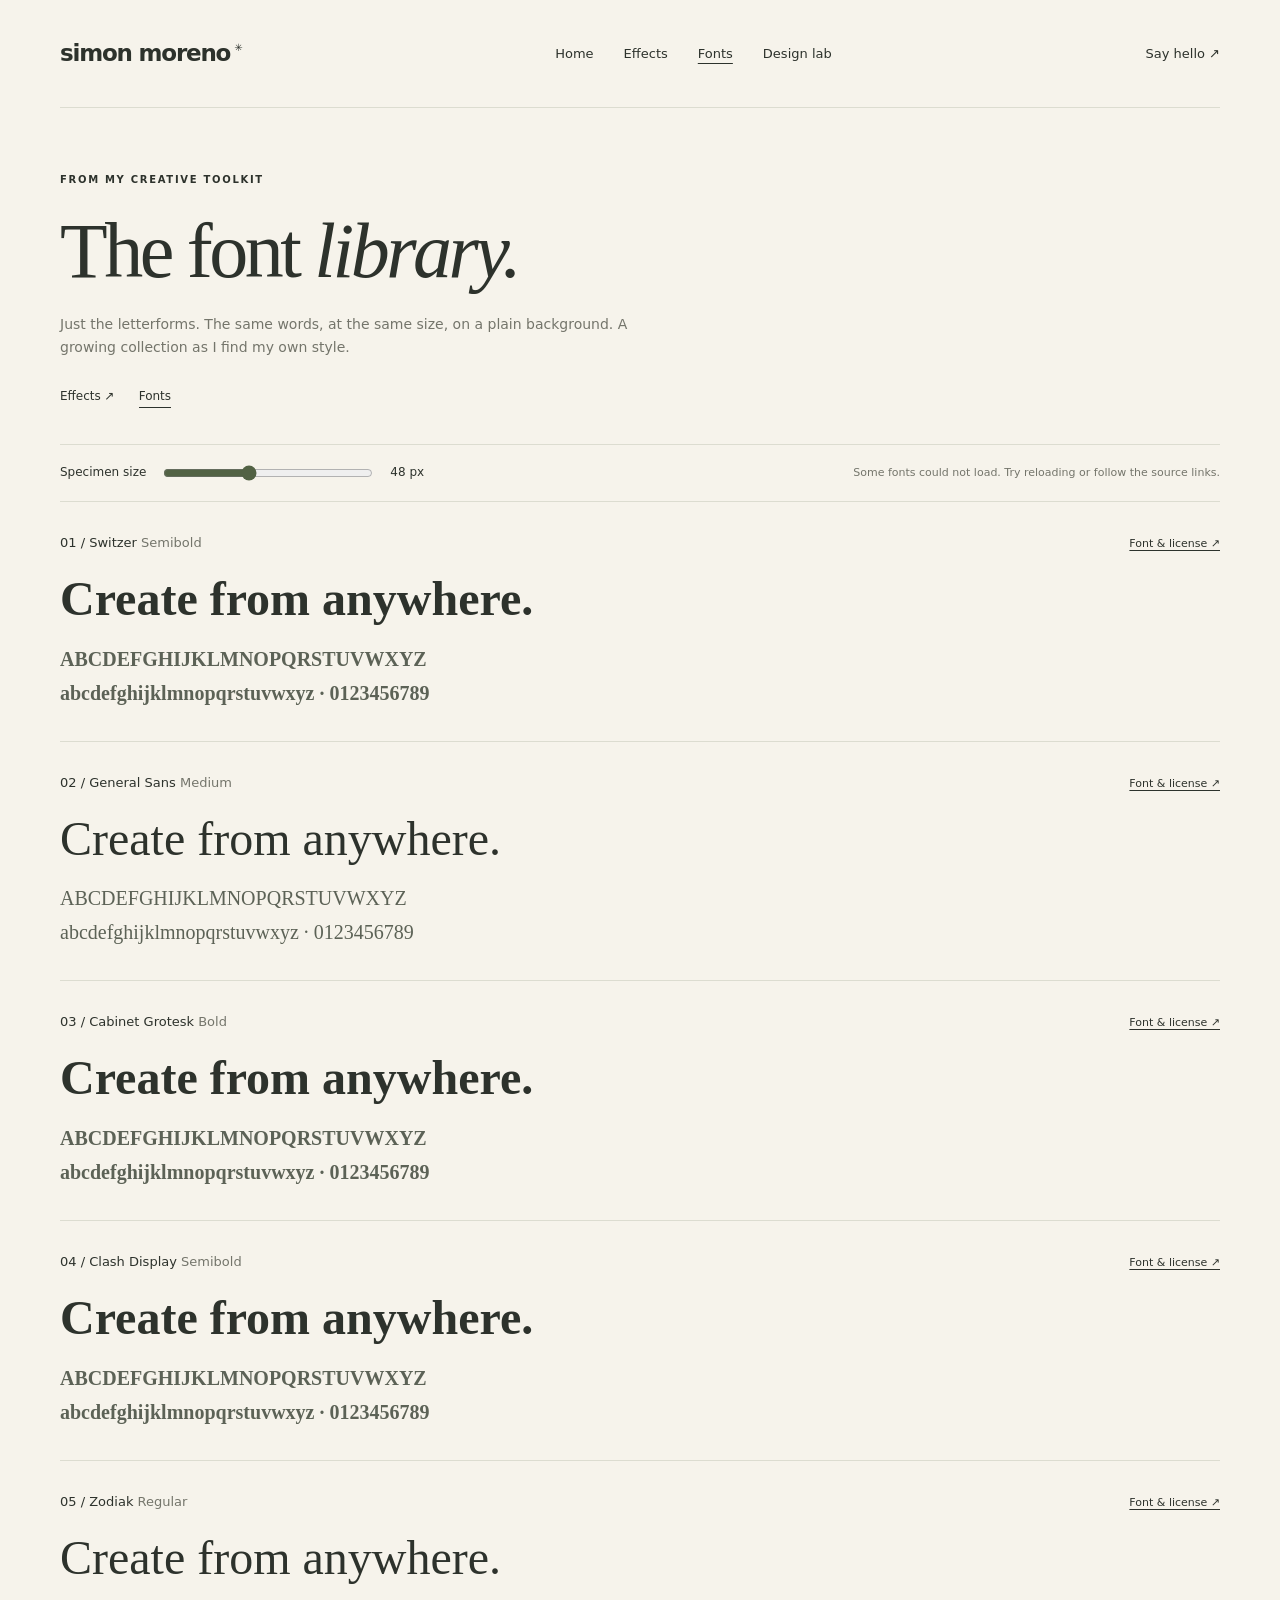
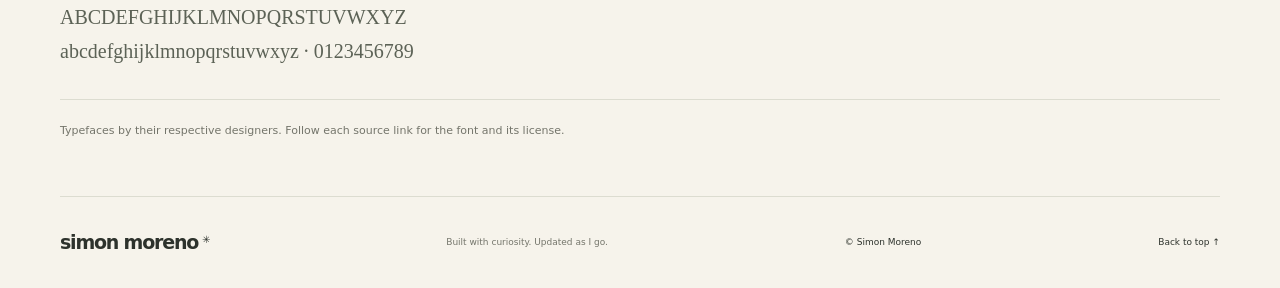
<file: fonts/index.html>
<!doctype html>
<html lang="en">
<head>
  <meta charset="utf-8"><meta name="viewport" content="width=device-width,initial-scale=1">
  <meta name="theme-color" content="#f6f3eb">
  <meta name="description" content="A small collection of typefaces from Simon Moreno’s creative toolkit. Compare plain, static font specimens.">
  <title>Font library — Simon Moreno</title>
  <link rel="canonical" href="https://simorenoh.github.io/fonts/">
  <link rel="stylesheet" href="/style.css?v=69720a95c683">
  <link rel="stylesheet" href="https://api.fontshare.com/v2/css?f[]=switzer@600&amp;f[]=general-sans@500&amp;f[]=cabinet-grotesk@700&amp;f[]=clash-display@600&amp;f[]=zodiak@400&amp;display=swap">
  <link rel="stylesheet" href="/fonts/library.css?v=815ce7f76fcb">
  <script src="/fonts/library.js?v=4fc3c59a9d84" defer></script>
</head>
<body class="font-library">
  <a class="skip" href="#main">Skip to content</a>
  <header class="header wrap"><a class="wordmark" href="/">simon moreno<span>✳</span></a><nav aria-label="Main navigation"><a href="/">Home</a><a href="/effects/">Effects</a><a href="/fonts/" aria-current="page">Fonts</a><a href="/versions/?design=editorial" target="_top">Design lab</a></nav><a class="nav-contact" href="https://www.instagram.com/simon.morehq/" target="_blank" rel="noopener noreferrer">Say hello ↗</a></header>
  <main id="main" class="wrap">
    <section class="font-intro"><p class="eyebrow">FROM MY CREATIVE TOOLKIT</p><h1>The font <em>library.</em></h1><p>Just the letterforms. The same words, at the same size, on a plain background. A growing collection as I find my own style.</p><div class="toolkit-tabs" aria-label="Creative toolkit"><a href="/effects/">Effects ↗</a><span aria-current="page">Fonts</span></div></section>
    <section aria-label="Font comparison">
      <div class="font-controls"><label for="font-size">Specimen size</label><input id="font-size" type="range" min="24" max="84" value="48"><output for="font-size" id="font-size-value">48 px</output><span class="font-status" id="font-status" role="status">Loading typefaces…</span></div>
      <div class="font-list"><article class="font-entry" style="--specimen-font:'Switzer';--specimen-weight:600">
  <div class="font-meta"><h2>01 / Switzer <span>Semibold</span></h2><a href="https://www.fontshare.com/fonts/switzer" target="_blank" rel="noopener noreferrer">Font &amp; license ↗<span class="sr-only"> for Switzer</span></a></div>
  <div class="font-sample">Create from anywhere.</div>
  <div class="font-alphabet">ABCDEFGHIJKLMNOPQRSTUVWXYZ<br>abcdefghijklmnopqrstuvwxyz · 0123456789</div>
</article>
<article class="font-entry" style="--specimen-font:'General Sans';--specimen-weight:500">
  <div class="font-meta"><h2>02 / General Sans <span>Medium</span></h2><a href="https://www.fontshare.com/fonts/general-sans" target="_blank" rel="noopener noreferrer">Font &amp; license ↗<span class="sr-only"> for General Sans</span></a></div>
  <div class="font-sample">Create from anywhere.</div>
  <div class="font-alphabet">ABCDEFGHIJKLMNOPQRSTUVWXYZ<br>abcdefghijklmnopqrstuvwxyz · 0123456789</div>
</article>
<article class="font-entry" style="--specimen-font:'Cabinet Grotesk';--specimen-weight:700">
  <div class="font-meta"><h2>03 / Cabinet Grotesk <span>Bold</span></h2><a href="https://www.fontshare.com/fonts/cabinet-grotesk" target="_blank" rel="noopener noreferrer">Font &amp; license ↗<span class="sr-only"> for Cabinet Grotesk</span></a></div>
  <div class="font-sample">Create from anywhere.</div>
  <div class="font-alphabet">ABCDEFGHIJKLMNOPQRSTUVWXYZ<br>abcdefghijklmnopqrstuvwxyz · 0123456789</div>
</article>
<article class="font-entry" style="--specimen-font:'Clash Display';--specimen-weight:600">
  <div class="font-meta"><h2>04 / Clash Display <span>Semibold</span></h2><a href="https://www.fontshare.com/fonts/clash-display" target="_blank" rel="noopener noreferrer">Font &amp; license ↗<span class="sr-only"> for Clash Display</span></a></div>
  <div class="font-sample">Create from anywhere.</div>
  <div class="font-alphabet">ABCDEFGHIJKLMNOPQRSTUVWXYZ<br>abcdefghijklmnopqrstuvwxyz · 0123456789</div>
</article>
<article class="font-entry" style="--specimen-font:'Zodiak';--specimen-weight:400">
  <div class="font-meta"><h2>05 / Zodiak <span>Regular</span></h2><a href="https://www.fontshare.com/fonts/zodiak" target="_blank" rel="noopener noreferrer">Font &amp; license ↗<span class="sr-only"> for Zodiak</span></a></div>
  <div class="font-sample">Create from anywhere.</div>
  <div class="font-alphabet">ABCDEFGHIJKLMNOPQRSTUVWXYZ<br>abcdefghijklmnopqrstuvwxyz · 0123456789</div>
</article></div>
      <p class="font-footnote">Typefaces by their respective designers. Follow each source link for the font and its license.</p>
    </section>
  </main>
  <footer class="footer wrap"><a class="wordmark" href="/">simon moreno<span>✳</span></a><p>Built with curiosity. Updated as I go.</p><span>© Simon Moreno</span><a href="#main">Back to top ↑</a></footer>
</body></html>
</file>
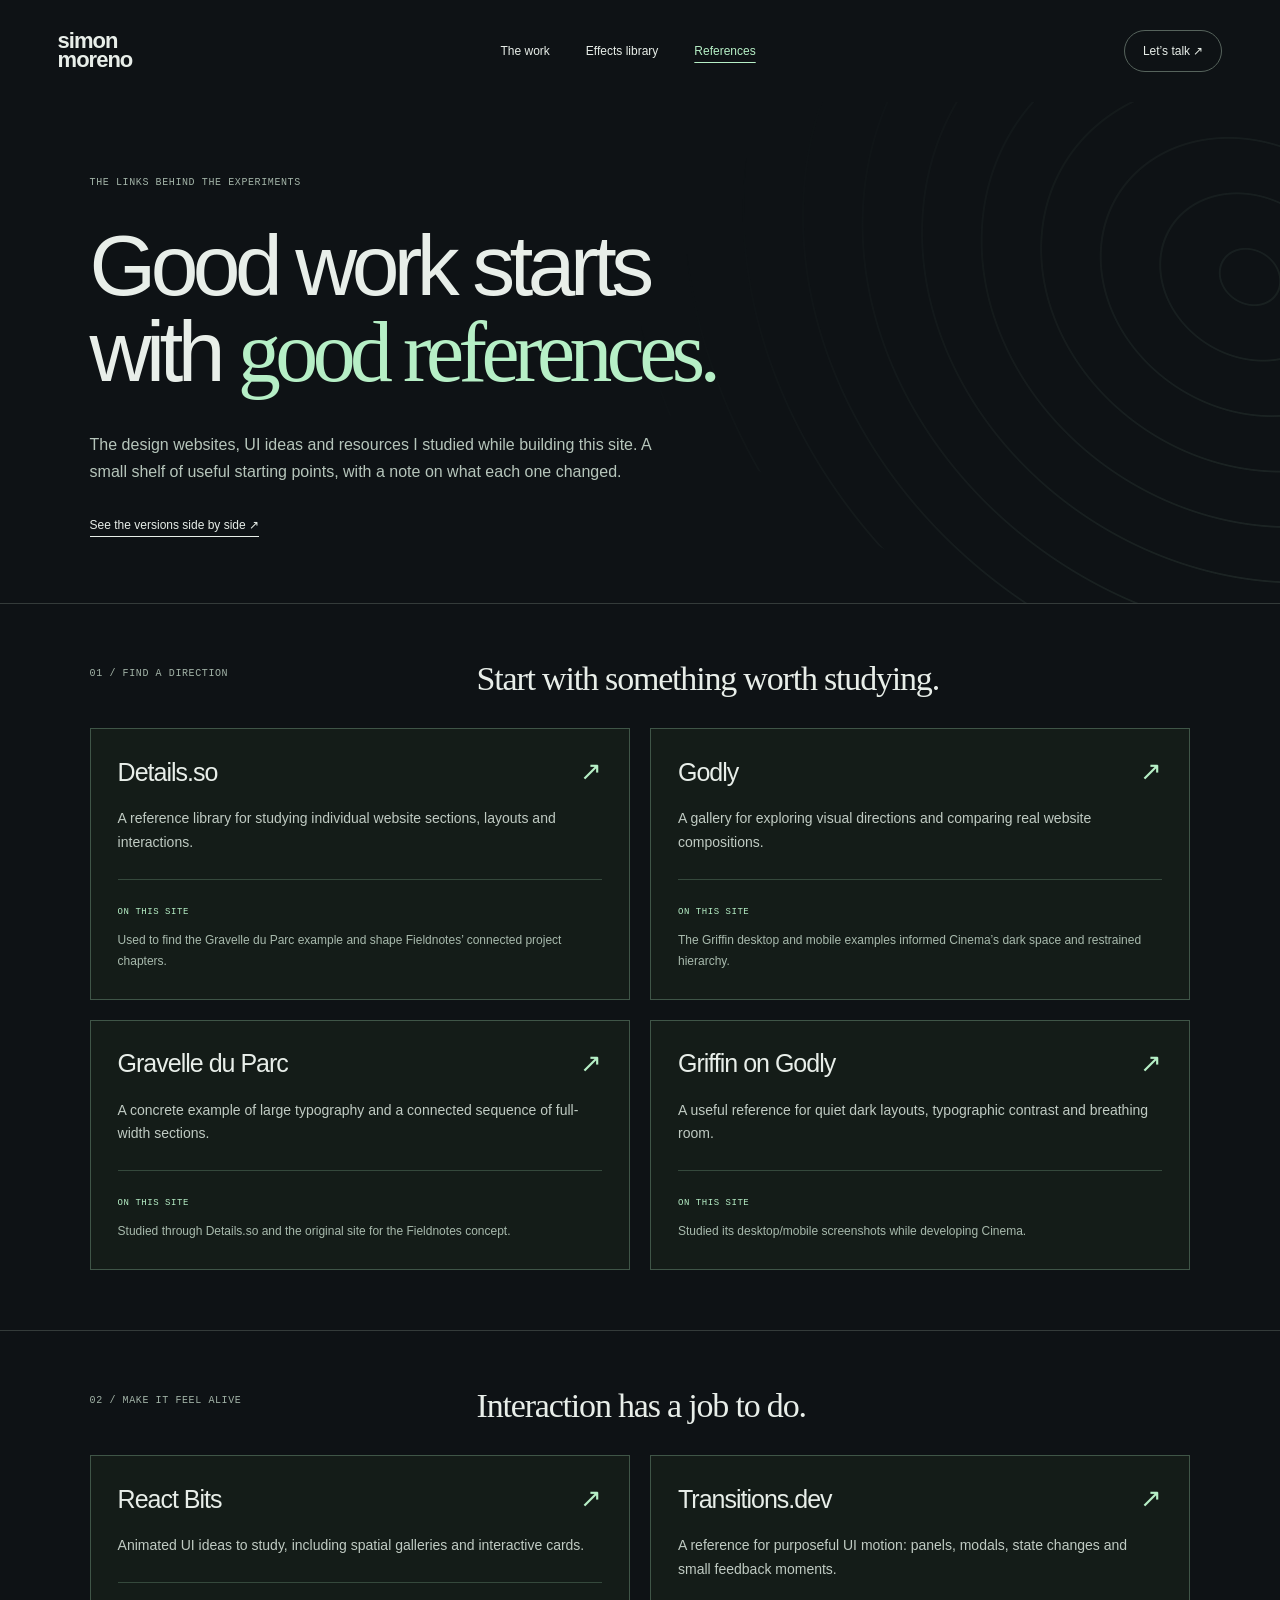
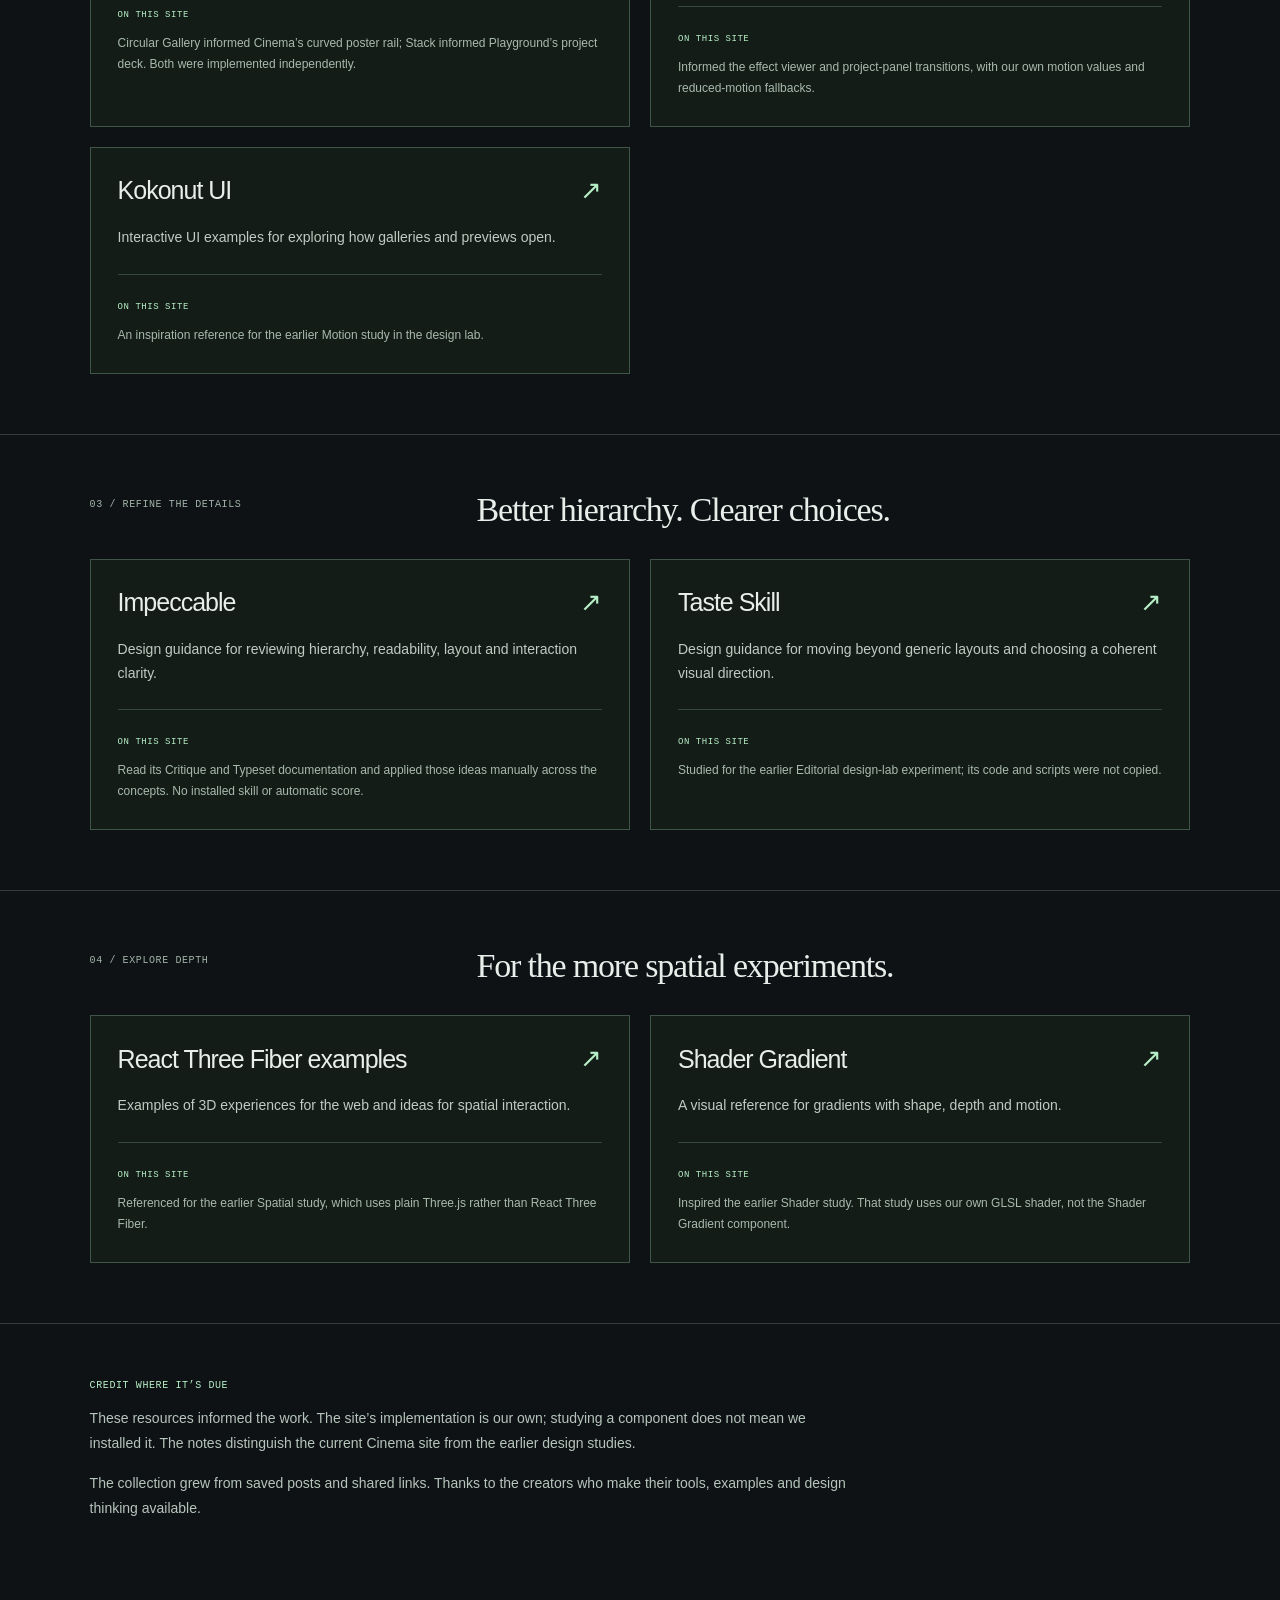
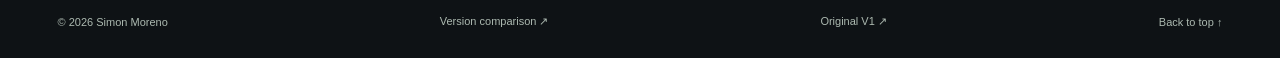
<file: references/index.html>
<!doctype html><html lang="en"><head><meta charset="utf-8"><meta name="viewport" content="width=device-width,initial-scale=1"><meta name="description" content="The design references, UI libraries and resources behind Simon Moreno’s website experiments, with notes on how each was used."><title>References — Simon Moreno</title><link rel="canonical" href="https://simorenoh.github.io/references/"><link rel="stylesheet" href="/v2/common.css?v=36314d8755a9"><link rel="stylesheet" href="/v2/cinema.css?v=c7798ec6be49"><link rel="stylesheet" href="/v2/references.css?v=492a42afd6f6"></head><body><a class="skip" href="#main">Skip to content</a><header class="cinema-header"><a class="cinema-name" href="/">simon<span>moreno</span></a><nav aria-label="Main navigation"><a href="/">The work</a><a href="/effects/">Effects library</a><a href="/references/" aria-current="page">References</a></nav><a class="cinema-contact" href="https://www.instagram.com/simon.morehq/">Let’s talk ↗</a></header><main id="main"><section class="reference-opening"><p class="mono">The links behind the experiments</p><h1>Good work starts<br>with <span>good references.</span></h1><p>The design websites, UI ideas and resources I studied while building this site. A small shelf of useful starting points, with a note on what each one changed.</p><a class="quiet-link" href="/v2/?concept=cinema">See the versions side by side ↗</a></section><section class="reference-section"><div class="reference-section-heading"><span class="mono">01 / Find a direction</span><h2>Start with something worth studying.</h2></div><div class="reference-grid"><article class="reference-card"><a href="https://www.details.so/inspo" target="_blank" rel="noopener noreferrer"><h3>Details.so</h3><span aria-hidden="true">↗</span></a><p>A reference library for studying individual website sections, layouts and interactions.</p><div class="reference-use"><span class="mono">On this site</span><p>Used to find the Gravelle du Parc example and shape Fieldnotes’ connected project chapters.</p></div></article><article class="reference-card"><a href="https://godly.design/" target="_blank" rel="noopener noreferrer"><h3>Godly</h3><span aria-hidden="true">↗</span></a><p>A gallery for exploring visual directions and comparing real website compositions.</p><div class="reference-use"><span class="mono">On this site</span><p>The Griffin desktop and mobile examples informed Cinema’s dark space and restrained hierarchy.</p></div></article><article class="reference-card"><a href="https://www.gravelleduparc.com/en/" target="_blank" rel="noopener noreferrer"><h3>Gravelle du Parc</h3><span aria-hidden="true">↗</span></a><p>A concrete example of large typography and a connected sequence of full-width sections.</p><div class="reference-use"><span class="mono">On this site</span><p>Studied through Details.so and the original site for the Fieldnotes concept.</p></div></article><article class="reference-card"><a href="https://godly.design/website/griffin/" target="_blank" rel="noopener noreferrer"><h3>Griffin on Godly</h3><span aria-hidden="true">↗</span></a><p>A useful reference for quiet dark layouts, typographic contrast and breathing room.</p><div class="reference-use"><span class="mono">On this site</span><p>Studied its desktop/mobile screenshots while developing Cinema.</p></div></article></div></section><section class="reference-section"><div class="reference-section-heading"><span class="mono">02 / Make it feel alive</span><h2>Interaction has a job to do.</h2></div><div class="reference-grid"><article class="reference-card"><a href="https://reactbits.dev/components/circular-gallery" target="_blank" rel="noopener noreferrer"><h3>React Bits</h3><span aria-hidden="true">↗</span></a><p>Animated UI ideas to study, including spatial galleries and interactive cards.</p><div class="reference-use"><span class="mono">On this site</span><p>Circular Gallery informed Cinema’s curved poster rail; Stack informed Playground’s project deck. Both were implemented independently.</p></div></article><article class="reference-card"><a href="https://transitions.dev/" target="_blank" rel="noopener noreferrer"><h3>Transitions.dev</h3><span aria-hidden="true">↗</span></a><p>A reference for purposeful UI motion: panels, modals, state changes and small feedback moments.</p><div class="reference-use"><span class="mono">On this site</span><p>Informed the effect viewer and project-panel transitions, with our own motion values and reduced-motion fallbacks.</p></div></article><article class="reference-card"><a href="https://kokonutui.com/docs/cards/lightbox-grid" target="_blank" rel="noopener noreferrer"><h3>Kokonut UI</h3><span aria-hidden="true">↗</span></a><p>Interactive UI examples for exploring how galleries and previews open.</p><div class="reference-use"><span class="mono">On this site</span><p>An inspiration reference for the earlier Motion study in the design lab.</p></div></article></div></section><section class="reference-section"><div class="reference-section-heading"><span class="mono">03 / Refine the details</span><h2>Better hierarchy. Clearer choices.</h2></div><div class="reference-grid"><article class="reference-card"><a href="https://impeccable.style/docs/" target="_blank" rel="noopener noreferrer"><h3>Impeccable</h3><span aria-hidden="true">↗</span></a><p>Design guidance for reviewing hierarchy, readability, layout and interaction clarity.</p><div class="reference-use"><span class="mono">On this site</span><p>Read its Critique and Typeset documentation and applied those ideas manually across the concepts. No installed skill or automatic score.</p></div></article><article class="reference-card"><a href="https://github.com/Leonxlnx/taste-skill" target="_blank" rel="noopener noreferrer"><h3>Taste Skill</h3><span aria-hidden="true">↗</span></a><p>Design guidance for moving beyond generic layouts and choosing a coherent visual direction.</p><div class="reference-use"><span class="mono">On this site</span><p>Studied for the earlier Editorial design-lab experiment; its code and scripts were not copied.</p></div></article></div></section><section class="reference-section"><div class="reference-section-heading"><span class="mono">04 / Explore depth</span><h2>For the more spatial experiments.</h2></div><div class="reference-grid"><article class="reference-card"><a href="https://r3f.docs.pmnd.rs/getting-started/examples" target="_blank" rel="noopener noreferrer"><h3>React Three Fiber examples</h3><span aria-hidden="true">↗</span></a><p>Examples of 3D experiences for the web and ideas for spatial interaction.</p><div class="reference-use"><span class="mono">On this site</span><p>Referenced for the earlier Spatial study, which uses plain Three.js rather than React Three Fiber.</p></div></article><article class="reference-card"><a href="https://shadergradient.co/" target="_blank" rel="noopener noreferrer"><h3>Shader Gradient</h3><span aria-hidden="true">↗</span></a><p>A visual reference for gradients with shape, depth and motion.</p><div class="reference-use"><span class="mono">On this site</span><p>Inspired the earlier Shader study. That study uses our own GLSL shader, not the Shader Gradient component.</p></div></article></div></section><section class="reference-note"><span class="mono">Credit where it’s due</span><p>These resources informed the work. The site’s implementation is our own; studying a component does not mean we installed it. The notes distinguish the current Cinema site from the earlier design studies.</p><p>The collection grew from saved posts and shared links. Thanks to the creators who make their tools, examples and design thinking available.</p></section></main><footer class="page-footer"><span>© 2026 Simon Moreno</span><a href="/v2/">Version comparison ↗</a><a href="/v2/v1/">Original V1 ↗</a><a href="#main">Back to top ↑</a></footer></body></html>
</file>
<file: style.css>
:root{--paper:#f6f3eb;--ink:#2d322c;--muted:#74756b;--line:#dcdcd0;--yellow:#edd278;--green:#e6e9de;--serif:Editorial,Georgia,serif;--sans:Inter,Arial,sans-serif}
[hidden]{display:none!important}*{box-sizing:border-box}html{scroll-behavior:smooth;scroll-padding-top:30px}body{margin:0;background:var(--paper);color:var(--ink);font-family:var(--sans);font-size:15px;line-height:1.65}button,input{font:inherit}button,a{-webkit-tap-highlight-color:transparent}button{color:inherit;cursor:pointer}a{color:inherit;text-decoration:none}button{border:0}img,video{display:block;max-width:100%}img{height:auto}button:focus-visible,a:focus-visible,input:focus-visible{outline:3px solid #9b652a;outline-offset:5px}::selection{background:var(--yellow)}h1,h2,h3,p{margin:0}h1,h2{font-family:var(--serif);font-weight:400;letter-spacing:-.045em;line-height:1.03}h3{font-weight:500;line-height:1.3}em{font-weight:400}p{color:var(--muted)}.wrap{width:min(1160px,calc(100% - 96px));margin-inline:auto}.header{height:108px;display:flex;align-items:center;justify-content:space-between;border-bottom:1px solid var(--line)}.wordmark{font-size:23px;font-weight:600;letter-spacing:-1.2px;white-space:nowrap}.wordmark span{font-size:10px;vertical-align:top;display:inline-block;margin:5px 0 0 4px}.header nav{display:flex;gap:30px;font-size:13px}.header nav a:hover,.text-link:hover{color:#8a652e}.nav-contact{font-size:13px;display:flex;gap:20px;align-items:center}.nav-contact span{font-size:22px}.hero{display:grid;grid-template-columns:1.15fr 1fr;gap:45px;align-items:center;padding-top:67px;padding-bottom:80px;min-height:720px}.eyebrow{font-size:10px;font-weight:600;letter-spacing:1.7px;color:var(--ink);display:flex;align-items:center;gap:9px}.status-dot{display:inline-block;flex-shrink:0;width:6px;height:6px;border-radius:50%;background:#7a8d58}.hero h1{font-size:clamp(65px,6.1vw,85px);margin-top:25px;letter-spacing:-.047em}.hero h1 em{position:relative;isolation:isolate}.hero h1 em:after{content:"";position:absolute;left:-2px;right:-8px;bottom:8px;height:13px;background:var(--yellow);z-index:-1;transform:rotate(-1deg)}.hero-intro{font-size:15px;max-width:425px;margin-top:27px;line-height:1.8}.hero-links{display:flex;gap:24px;align-items:center;margin-top:29px;flex-wrap:wrap}.button{display:inline-flex;align-items:center;justify-content:center;gap:24px;padding:13px 18px;border-radius:3px;font-size:12px;font-weight:500;transition:transform .2s,background .2s;line-height:1.5}.button:hover{transform:translateY(-2px)}.primary{background:var(--ink);color:var(--paper)}.primary:hover{background:#454e3b}.button span{font-size:19px}.text-link{font-size:12px;display:inline-flex;align-items:center;gap:15px;background:none;padding:0;line-height:1.7}.text-link span{font-size:19px}.currently{margin-top:42px;display:flex;flex-direction:column;align-items:flex-start;gap:6px}.tiny-label{font-size:9px;letter-spacing:1.5px;font-weight:600}.currently a{font-size:12px}.currently a span{padding-left:15px}.hero-art{height:550px;position:relative;padding:28px 22px 0 35px}.handwritten{font-family:Notes,cursive;font-size:23px;font-weight:400;line-height:1.2}.hero-note{display:block;position:absolute;right:6px;top:-9px;transform:rotate(5deg);color:#7c7c68}.hero-photo{height:470px;width:340px;max-width:100%;padding:0;position:relative;overflow:hidden;transform:rotate(3deg);box-shadow:0 10px 30px #2928171a;border:8px solid #fffdf7;background:#b4b3a6}.hero-photo>img{width:100%;height:100%;object-fit:cover;object-position:50% 48%}.photo-top{position:absolute;top:12px;left:13px;display:flex;gap:7px;align-items:center;font-size:7px;letter-spacing:1px;background:#fffdf2e8;padding:6px 9px;color:var(--ink)}.photo-caption{position:absolute;bottom:0;left:0;right:0;background:linear-gradient(transparent,#10170dec);color:white;padding:65px 16px 17px;display:flex;gap:12px;align-items:center;text-align:left;font-size:11px}.photo-caption small{font-size:9px;opacity:.7;display:block;margin-top:3px}.play-circle{display:flex;width:38px;height:38px;border:1px solid #ffffff80;border-radius:50%;align-items:center;justify-content:center;font-size:11px;color:white;flex-shrink:0;padding-left:2px;background:#ffffff18;backdrop-filter:blur(6px)}.mini-print{position:absolute;right:-2px;bottom:0;width:145px;padding:6px 6px 10px;transform:rotate(-9deg);box-shadow:0 8px 24px #25251924;background:#fffdf7}.mini-print img{width:100%;height:168px;object-fit:cover;object-position:50% 38%}.mini-print span{font-family:Notes,cursive;font-size:15px;display:block;margin-top:6px}.hero-sticker{position:absolute;left:1px;bottom:13px;border-radius:50%;width:101px;height:101px;background:var(--yellow);display:flex;flex-direction:column;align-items:center;justify-content:center;font-size:12px;line-height:1.4;transform:rotate(-12deg)}.hero-sticker em{font-family:var(--serif);font-size:22px}.intro-strip{border-block:1px solid var(--line);padding-block:20px;display:flex;justify-content:space-between;align-items:center;gap:24px}.intro-strip>span:first-child{font-size:9px;letter-spacing:1.1px}.intro-strip p{font-size:12px}.intro-strip>span:last-child{font-size:28px;color:#969b7a;line-height:1}.section{padding-block:92px}.section-heading{display:flex;justify-content:space-between;align-items:flex-end;gap:30px;margin-bottom:40px}.section-heading h2{font-size:51px;margin-top:15px}.section-heading>p{font-size:12px;line-height:1.8}.featured-project{display:grid;grid-template-columns:1.2fr 1fr;border:1px solid var(--line);background:#efeee5}.project-visual{min-width:0;padding:28px 28px 21px;background:#e6e8dc}.window-bar{display:flex;justify-content:space-between;align-items:center;gap:10px;background:#faf9f3;border:1px solid #d5d7ca;border-bottom:0;padding:10px 12px;font-size:7px;letter-spacing:1px;border-radius:5px 5px 0 0}.window-dots{color:#c7c9ba;font-size:9px;letter-spacing:2px}.screenshot-button{padding:0;position:relative;display:block;width:100%;overflow:hidden;background:#d5d6ca;text-align:left}.project-visual .screenshot-button{border:1px solid #d5d7ca;border-radius:0 0 4px 4px}.project-visual img{width:100%;aspect-ratio:1.38;object-fit:cover;object-position:top}.image-tag{position:absolute;bottom:13px;left:14px;right:14px;display:flex;justify-content:space-between;background:#fbf9eee8;color:var(--ink);font-size:10px;padding:9px 11px;backdrop-filter:blur(10px);border-radius:2px}.workflow{display:flex;align-items:center;justify-content:center;gap:20px;font-size:8px;letter-spacing:1px;margin-top:18px;color:#626b59}.workflow i{font-style:normal;color:#979c89}.project-copy{padding:39px 37px;display:flex;flex-direction:column;align-items:flex-start;justify-content:center}.project-index{font-size:8px;letter-spacing:1.2px;color:#757969;display:flex;justify-content:space-between;align-items:center;gap:14px}.badge{font-size:7px;padding:4px 6px;background:#e2e6d6;border-radius:2px;white-space:nowrap;color:#667248}.project-copy h3{font-family:var(--serif);font-size:47px;letter-spacing:-1.5px;margin-block:19px 23px;position:relative}.project-copy h3 .handwritten{display:block;font-size:21px;color:#888d6b;transform:rotate(-4deg);margin-top:3px;letter-spacing:0}.project-copy>p:not(.project-index){font-size:12px;line-height:1.85}.project-copy>p.muted{font-size:11px;margin-top:12px}.tags{display:flex;gap:7px;flex-wrap:wrap;margin-block:20px 24px}.tags span{font-size:8px;padding:4px 7px;border:1px solid #d8d9cb;border-radius:2px;color:#7a7c6e}.project-pair{display:grid;grid-template-columns:1fr 1fr;gap:30px;margin-top:30px}.small-project{border:1px solid var(--line)}.project-preview,.prototype-preview{height:270px;overflow:hidden}.storyboard-preview{padding:24px 30px 0;background:#e8e3d9}.storyboard-preview img{width:100%;height:270px;object-fit:cover;object-position:top;border-radius:4px;box-shadow:0 0 12px #39352a18}.storyboard-preview .image-tag{bottom:28px}.small-project-copy{padding:25px 29px 29px}.small-project-copy h3{font-family:var(--serif);font-size:30px;letter-spacing:-.8px;margin-top:14px}.small-project-copy>p:not(.project-index){font-size:12px;line-height:1.8;max-width:390px;margin-top:13px}.small-project-copy>.text-link{margin-top:23px}.prototype-preview{background:#e9e4ce;padding:22px 28px;display:flex;flex-direction:column;align-items:center;justify-content:space-between}.prototype-preview>.tiny-label{font-size:7px;color:#8a8671}.prototype-flow{display:flex;align-items:center;flex-direction:column;font-size:15px;line-height:1.1;gap:9px}.prototype-flow>span:nth-child(even){font-size:16px;color:#a39e86}.prototype-flow .outlined{border:1px solid #bab49a;padding:7px 25px;transform:rotate(-3deg);background:#f6f3e5}.prototype-flow .serif{font-family:var(--serif);font-style:italic;font-size:32px}.prototype-foot{font-size:6px;letter-spacing:1.25px;color:#8a8671}.videos-section{background:#eeeee5}.reel-grid{display:grid;grid-template-columns:repeat(3,1fr);gap:29px}.reel-cover{width:100%;padding:0;position:relative;aspect-ratio:9/12.8;overflow:hidden;border-radius:3px;background:#c8c8bc;display:block}.reel-cover>img{width:100%;height:100%;object-fit:cover;object-position:center;transition:transform .5s}.reel-cover:hover>img{transform:scale(1.035)}.reel-meta{position:absolute;top:0;left:0;right:0;padding:16px;background:linear-gradient(#0c170c60,transparent);color:#fff;font-size:7px;letter-spacing:1px;display:flex;justify-content:space-between}.reel-cover>.play-circle{position:absolute;bottom:16px;right:16px;width:42px;height:42px}.reel>.tiny-label{margin-top:19px;color:#989779;font-size:8px}.reel h3{font-family:var(--serif);font-size:27px;letter-spacing:-.5px;margin-top:6px}.reel>p:last-child{font-size:11px;margin-top:8px;max-width:270px}.lab-aside{display:flex;align-items:center;gap:18px}.catalog-number{font-family:var(--serif);font-size:72px;letter-spacing:-5px;line-height:1;color:#939b7b}.lab-aside p{font-size:11px;line-height:1.7}.lab-intro{display:flex;justify-content:space-between;gap:35px;align-items:center;margin-bottom:30px}.lab-intro p{font-size:12px;line-height:1.8;max-width:590px}.lab-intro .handwritten{transform:rotate(-4deg);color:#8c8e72;white-space:nowrap}.lab-toolbar{display:flex;justify-content:space-between;gap:20px;align-items:center;border-block:1px solid var(--line);padding:16px 0;margin-bottom:26px}.filters{display:flex;gap:7px;flex-wrap:wrap}.filter{font-size:9px;padding:7px 11px;border-radius:20px;background:transparent;white-space:nowrap}.filter:hover{background:#e7e7da}.filter.active{background:var(--ink);color:var(--paper)}.search{position:relative;min-width:150px;width:180px}.search input{width:100%;background:none;border:0;border-bottom:1px solid var(--line);font-size:10px;padding:6px 20px 6px 0;color:var(--ink);border-radius:0}.search>span:last-child{position:absolute;right:0;top:0;font-size:20px}.effect-grid{display:grid;grid-template-columns:repeat(4,1fr);gap:26px 22px}.effect-card button{width:100%;padding:0;background:#deded0;display:block;position:relative;aspect-ratio:9/11.5;overflow:hidden;border-radius:3px}.effect-card img{width:100%;height:100%;object-fit:cover;transition:transform .4s}.effect-card button:hover img{transform:scale(1.04)}.effect-card .play-circle{width:32px;height:32px;position:absolute;bottom:11px;right:11px;font-size:9px}.effect-category{position:absolute;top:11px;left:10px;font-size:7px;letter-spacing:.6px;padding:4px 6px;background:#f6f3ebde;color:var(--ink);border-radius:2px}.effect-card h3{font-size:12px;margin-top:11px}.effect-card>p{font-size:9px;margin-top:3px}.lab-footer{display:flex;align-items:center;justify-content:space-between;gap:25px;margin-top:35px}.lab-footer>p{font-size:10px;max-width:430px}.secondary{border:1px solid #bfc3b3;background:none;font-size:10px}.empty{grid-column:1/-1;padding:60px 20px;text-align:center}.about-section{background:#e8ebdf;padding:80px 0}.about-grid{display:grid;grid-template-columns:.8fr 1.35fr;gap:100px;align-items:center}.about-photo{position:relative;max-width:300px;transform:rotate(-3deg);padding-bottom:15px}.about-photo img{width:100%;border-radius:50%;aspect-ratio:1;object-fit:cover}.about-photo .handwritten{position:absolute;bottom:0;right:-25px;background:#f5f1d9;padding:7px 14px;transform:rotate(8deg);font-size:28px}.about-grid h2{font-size:43px;margin-top:20px}.about-grid>div:last-child>p:not(.eyebrow){font-size:12px;line-height:1.9;margin-top:22px;max-width:500px}.about-grid .about-footnote{font-size:11px!important}.about-links{display:flex;gap:28px;margin-top:25px}.contact{padding-block:91px}.contact h2{font-size:53px;max-width:800px;margin-top:20px}.contact>div{display:flex;justify-content:space-between;align-items:center;gap:25px;margin-top:30px}.contact p{font-size:12px}.footer{border-top:1px solid var(--line);padding-block:30px;display:flex;align-items:center;gap:30px;justify-content:space-between}.footer>.wordmark{font-size:19px}.footer p,.footer>span,.footer>a:last-child{font-size:9px}.skip{position:absolute;top:-100px;background:var(--ink);color:white;padding:12px;z-index:10}.skip:focus{top:10px}.sr-only{position:absolute;width:1px;height:1px;padding:0;margin:-1px;overflow:hidden;clip:rect(0,0,0,0);white-space:nowrap;border:0}dialog{border:1px solid #d9d9cb;border-radius:8px;background:var(--paper);color:var(--ink);padding:0;max-width:min(1000px,94vw);width:fit-content;max-height:92dvh;box-shadow:0 30px 100px #0005}dialog::backdrop{background:#1d231ee0;backdrop-filter:blur(7px)}.dialog-top{display:flex;align-items:center;justify-content:space-between;gap:25px;padding:15px 20px;position:sticky;top:0;background:var(--paper);z-index:3;border-bottom:1px solid var(--line)}.dialog-top h2{font-family:var(--sans);font-size:13px;letter-spacing:0;line-height:1.4}.close{background:none;font-size:18px;line-height:1;padding:8px}.dialog-video{background:#151b15;width:min(430px,90vw);max-height:72dvh;margin-inline:auto}.dialog-note{padding:16px 22px;font-size:11px;max-width:550px}.dialog-image{max-width:85vw;max-height:73dvh;object-fit:contain;background:#e4e5da}.project-detail{padding:30px;max-width:740px}.project-detail h3{font-family:var(--serif);font-size:35px;margin-bottom:20px}.project-detail p{font-size:13px;margin-block:15px}.project-detail ul{font-size:12px;color:var(--muted);padding-left:20px;line-height:1.9}.project-detail img{margin-top:25px;border-radius:3px;width:100%;max-height:400px;object-fit:cover;object-position:top}.project-detail .tags{margin-bottom:0}body.modal-open{overflow:hidden}
@media(min-width:1500px){.wrap{width:min(1280px,calc(100% - 120px))}.hero h1{font-size:94px}.hero{gap:80px}.hero-art{padding-left:70px}.hero-photo{width:370px;height:490px}.hero-art{height:560px}}
@media(max-width:1050px){.wrap{width:calc(100% - 64px)}.hero{gap:15px}.hero h1{font-size:68px}.hero-art{padding-left:20px}.hero-photo{width:290px;height:430px}.hero-art{height:500px}.hero-sticker{bottom:0;left:-4px}.mini-print{right:-10px;width:125px}.mini-print img{height:145px}.hero-links{gap:15px}.hero-links .button{gap:15px;padding:12px}.hero-intro{max-width:360px}.project-copy{padding:28px}.project-copy h3{font-size:39px}.project-visual{padding:20px}.about-grid{gap:60px}.lab-toolbar{flex-direction:column;align-items:stretch}.search{width:100%}.intro-strip p{max-width:340px}.section-heading h2{font-size:45px}.project-preview,.prototype-preview{height:230px}.footer{gap:15px}}
@media(max-width:760px){.wrap{width:calc(100% - 40px)}.header{height:83px;flex-wrap:wrap;align-content:center;row-gap:9px}.wordmark{font-size:20px}.header nav{order:3;width:100%;gap:23px;font-size:10px;justify-content:flex-start}.nav-contact{font-size:10px;gap:10px}.nav-contact span{font-size:16px}.hero{grid-template-columns:1fr;padding-top:38px;padding-bottom:50px;gap:38px}.hero .eyebrow{font-size:7px;letter-spacing:1.3px}.hero h1{font-size:clamp(58px,12.2vw,78px);margin-top:22px}.hero-intro{font-size:13px;max-width:440px;margin-top:23px}.hero-links{gap:22px;margin-top:25px}.hero-links .button{font-size:10px;padding:13px 15px}.hero-links .text-link{font-size:10px}.currently{margin-top:27px}.currently .tiny-label{font-size:7px}.currently a{font-size:10px}.hero-art{width:min(390px,95%);justify-self:center;height:470px;padding:20px 35px}.hero-photo{width:285px;height:405px}.hero-note{font-size:20px;right:20px;top:-8px}.hero-sticker{width:88px;height:88px;left:0;bottom:0;font-size:10px}.hero-sticker em{font-size:20px}.mini-print{right:0;bottom:5px;width:120px}.mini-print img{height:145px}.intro-strip{padding-block:18px;gap:15px;flex-wrap:wrap}.intro-strip>span:first-child{font-size:7px;order:1}.intro-strip>span:last-child{order:2;font-size:24px}.intro-strip p{order:3;font-size:10px;max-width:95%}.section{padding-block:55px}.section-heading{margin-bottom:27px;align-items:flex-start;gap:22px;flex-wrap:wrap}.section-heading h2{font-size:39px;margin-top:12px}.eyebrow{font-size:8px;letter-spacing:1.3px}.section-heading>p{font-size:11px}.featured-project{grid-template-columns:1fr}.project-visual{padding:20px}.project-visual img{aspect-ratio:1.35}.project-copy{padding:26px}.project-copy h3{font-size:42px}.project-copy>p:not(.project-index){font-size:12px}.project-pair{grid-template-columns:1fr;gap:24px;margin-top:24px}.project-preview,.prototype-preview{height:240px}.small-project-copy{padding:24px}.small-project-copy h3{font-size:28px}.reel-grid{gap:30px;grid-template-columns:1fr}.reel{max-width:440px;width:100%;margin-inline:auto}.reel-cover{aspect-ratio:9/12}.reel h3{font-size:29px}.reel>p:last-child{font-size:12px;max-width:100%}.reel>.tiny-label{margin-top:17px}.lab .section-heading{flex-wrap:nowrap;align-items:flex-end}.lab .section-heading h2{font-size:34px}.lab-aside{flex-direction:column;gap:3px;align-items:flex-start}.catalog-number{font-size:49px;letter-spacing:-3px}.lab-aside p{font-size:8px;white-space:nowrap}.lab-intro{gap:20px}.lab-intro p{font-size:11px}.lab-intro .handwritten{display:none}.filters{gap:4px}.filter{font-size:9px;padding:7px 9px}.lab-toolbar{gap:14px;padding:14px 0}.effect-grid{grid-template-columns:repeat(2,1fr);gap:22px 14px}.effect-card h3{font-size:11px}.effect-card>p{font-size:8px}.effect-category{font-size:6px;left:8px;top:8px;max-width:calc(100% - 16px)}.lab-footer{flex-direction:column;align-items:flex-start;gap:18px}.lab-footer>p{font-size:9px}.about-section{padding-block:55px}.about-grid{grid-template-columns:1fr;gap:42px}.about-photo{max-width:220px;margin-left:15px}.about-photo .handwritten{font-size:25px}.about-grid h2{font-size:36px}.about-grid>div:last-child>p:not(.eyebrow){font-size:12px}.contact{padding-block:55px}.contact h2{font-size:43px}.contact>div{flex-direction:column;align-items:flex-start;gap:24px}.contact p{font-size:11px}.footer{flex-wrap:wrap;gap:15px 20px;padding-block:25px}.footer>.wordmark{width:100%}.footer p{width:100%}.footer>a:last-child{margin-left:auto}.footer>span{font-size:8px}.project-detail{padding:22px}.project-detail h3{font-size:29px}.dialog-top{padding:10px 13px}}
@media(prefers-reduced-motion:reduce){html{scroll-behavior:auto}*,*:before,*:after{transition:none!important;animation:none!important}}
.prompt-box{margin:0 22px 20px;max-width:550px;border:1px solid var(--line);border-radius:4px;padding:10px 14px;background:#f4f2e8}.prompt-box summary{font-size:11px;font-weight:600;cursor:pointer}.prompt-hint{font-size:10px;margin-top:8px}.prompt-text{white-space:pre-wrap;font-family:ui-monospace,SFMono-Regular,Menlo,monospace;font-size:10px;line-height:1.6;color:var(--ink);max-height:260px;overflow:auto;margin:10px 0;padding:10px;background:var(--paper);border:1px solid var(--line);border-radius:3px}.prompt-copy{padding:8px 12px}

/* Public version: only approved effect media; system fonts require no uploads. */
:root{--serif:Georgia,'Times New Roman',serif;--sans:system-ui,-apple-system,BlinkMacSystemFont,'Segoe UI',sans-serif}
.handwritten{font-family:Georgia,serif;font-style:italic;font-size:19px}.hero h1{font-size:clamp(62px,5.8vw,80px)}
.effect-preview-wall{display:grid;grid-template-columns:repeat(3,1fr);gap:8px;padding:10px;background:#f9f7ed;border:1px solid #d5d7ca;border-radius:0 0 4px 4px}
.effect-preview-wall button{position:relative;padding:0;background:#e8e7da;overflow:hidden;border-radius:2px;aspect-ratio:9/12}
.effect-preview-wall img{width:100%;height:100%;object-fit:cover}.effect-preview-wall button>span{position:absolute;bottom:0;left:0;right:0;font-size:6px;padding:9px 4px 5px;background:linear-gradient(transparent,#111b12ce);color:white}
.effect-card .hover-preview{position:absolute;inset:0;width:100%;height:100%;object-fit:cover;opacity:0;pointer-events:none;z-index:1;transition:opacity .15s}
.effect-card .effect-category,.effect-card .play-circle{z-index:2}.effect-card .is-previewing .hover-preview{opacity:1}.effect-card .is-previewing .play-circle{opacity:0}
.editor-diagram{background:#e4e7dc}.about-monogram{aspect-ratio:1;border:1px solid #a9b294;border-radius:50%;display:flex;align-items:center;justify-content:center;flex-direction:column;max-width:300px;color:#788560;background:#e0e5d5}
.about-monogram>span{font-family:Georgia,serif;font-size:110px;line-height:1.2;letter-spacing:-9px}.about-monogram>small{font-size:8px;letter-spacing:2px;margin-top:8px}.inline-link{text-decoration:underline;text-underline-offset:3px}
.library-intro{padding-top:70px;padding-bottom:10px}.library-intro h1{font-size:78px;margin-top:20px}.library-intro>p:not(.eyebrow){max-width:600px;font-size:14px;margin-top:25px}.library-intro>.text-link{margin-top:22px}.library-page .lab{padding-top:60px}
body[data-library] .lab .section-heading{display:none}body[data-library] .lab{padding-top:38px}body[data-library] .lab-intro{display:none}
@media(max-width:1050px){.hero h1{font-size:62px}}
@media(max-width:760px){.hero h1{font-size:clamp(52px,11.5vw,70px)}.about-monogram{width:220px;margin-left:15px}.about-monogram>span{font-size:86px}.library-intro{padding-top:40px}.library-intro h1{font-size:55px}.library-intro>p:not(.eyebrow){font-size:12px}.hero-note{font-size:16px}.effect-preview-wall button>span{font-size:6px}}
</file>
<file: fonts/library.css>
.font-intro{padding-top:64px;padding-bottom:36px}.font-intro h1{font-size:clamp(54px,7vw,78px);margin:22px 0}.font-intro>p:not(.eyebrow){max-width:600px;font-size:14px}.toolkit-tabs{display:flex;gap:24px;margin-top:28px;font-size:12px}.toolkit-tabs>span{border-bottom:1px solid var(--ink)}.toolkit-tabs>a:hover{text-decoration:underline}.font-controls{display:flex;align-items:center;gap:15px;flex-wrap:wrap;border-block:1px solid var(--line);padding:18px 0;font-size:12px}.font-controls input[type=range]{accent-color:#526244;max-width:210px;width:36vw}.font-controls output{font-variant-numeric:tabular-nums;min-width:44px}.font-controls input[type=text]{border:1px solid #b9bdaf;background:transparent;color:var(--ink);padding:9px 12px;width:min(100%,420px);border-radius:0}.font-status{margin-left:auto;color:var(--muted);font-size:11px}.font-entry{padding:31px 0;border-bottom:1px solid var(--line)}.font-meta{display:flex;justify-content:space-between;gap:18px;align-items:baseline;margin-bottom:17px;font-size:12px}.font-meta h2{font:500 13px var(--sans);letter-spacing:0;line-height:1.5}.font-meta h2>span{color:var(--muted);font-weight:400}.font-meta a{font-size:11px;text-decoration:underline;text-underline-offset:3px}.font-sample{font-family:var(--specimen-font);font-weight:var(--specimen-weight);font-size:var(--specimen-size,48px);line-height:1.2;letter-spacing:normal;font-synthesis:none;overflow-wrap:anywhere}.font-alphabet{font-family:var(--specimen-font);font-weight:var(--specimen-weight);font-synthesis:none;font-size:20px;line-height:1.7;letter-spacing:normal;color:#5c6256;margin-top:14px;overflow-wrap:anywhere}.font-footnote{padding:22px 0 55px;font-size:11px;max-width:740px}.font-library nav a[aria-current]{text-decoration:underline;text-underline-offset:5px}.font-shelf{display:flex;justify-content:space-between;align-items:center;gap:30px;border-top:1px solid var(--line);padding-block:42px}.font-shelf h2{font-size:36px;margin:12px 0}.font-shelf p:not(.eyebrow){font-size:12px;max-width:470px}.font-shelf>.text-link{white-space:nowrap}
@media(max-width:760px){.font-intro{padding-top:40px;padding-bottom:28px}.font-intro h1{font-size:55px}.font-intro>p:not(.eyebrow){font-size:13px}.font-controls{gap:10px}.font-status{width:100%;margin:0}.font-entry{padding:26px 0}.font-meta{align-items:flex-start}.font-sample{font-size:min(var(--specimen-size,48px),14vw)}.font-alphabet{font-size:17px}.font-shelf{flex-direction:column;align-items:flex-start;gap:20px}.font-shelf h2{font-size:32px}.font-library .header nav{gap:20px}}
</file>
<file: v2/common.css>
*{box-sizing:border-box}html{scroll-behavior:smooth}body{margin:0}button,input,textarea{font:inherit}button,a{-webkit-tap-highlight-color:transparent}button{cursor:pointer}a{color:inherit}img{display:block;max-width:100%}button{color:inherit}button:focus-visible,a:focus-visible,input:focus-visible,summary:focus-visible{outline:3px solid var(--accent,#385aeb);outline-offset:5px}button:disabled{cursor:wait}button[hidden],[hidden]{display:none!important}.skip{position:fixed;top:-100px;left:20px;background:white;color:black;padding:16px;z-index:100}.skip:focus{top:20px}.mono{font-family:'SFMono-Regular',Consolas,monospace;font-size:11px;letter-spacing:.06em;text-transform:uppercase}.sr-only{position:absolute;width:1px;height:1px;overflow:hidden;clip-path:inset(50%)}.quiet-link{text-decoration:none;border-bottom:1px solid currentColor;padding-bottom:4px}.arrow{font-family:system-ui,sans-serif}.page-footer{display:flex;justify-content:space-between;gap:24px;align-items:center;padding:32px 0;font-size:13px}.page-footer a{text-decoration:none}.page-footer a:hover{text-decoration:underline}.reference-link{font-size:12px;opacity:.75}.effect-trigger{padding:0;border:0;background:transparent;text-align:left}.effect-trigger img{width:100%;height:100%;object-fit:cover}.play-dot{display:grid;place-items:center;border:1px solid currentColor;border-radius:50%;width:46px;height:46px}.catalog-state{font-size:13px}.viewer{--accent:#3658dd;background:#fafaf7;color:#171a19;border:0;padding:0;width:min(980px,calc(100% - 32px));max-height:90dvh;overflow:auto;box-shadow:0 30px 100px #0007}.viewer::backdrop{background:#090d15b8;backdrop-filter:blur(8px)}.viewer[open]{animation:viewer-in .28s cubic-bezier(.2,.8,.2,1)}.viewer-head{position:sticky;top:0;background:#fafaf7;display:flex;align-items:center;justify-content:space-between;padding:20px 26px;border-bottom:1px solid #ddd;z-index:2}.viewer-head h2{font:500 22px system-ui,sans-serif;margin:0}.viewer-close{width:42px;height:42px;border:1px solid #bbb;background:none;font-size:22px}.viewer-layout{display:grid;grid-template-columns:minmax(220px,.85fr) minmax(0,1.15fr)}.viewer-media{padding:24px;background:#12151b;display:flex;justify-content:center;align-items:center}.viewer video{display:block;max-height:65dvh;width:100%;aspect-ratio:9/16;object-fit:contain}.viewer-info{padding:26px;font:15px/1.6 system-ui,sans-serif}.viewer-info p:first-child{margin-top:0}.viewer-info details{margin-top:24px;border-top:1px solid #ccc;padding-top:18px}.viewer-info summary{font-weight:650;cursor:pointer}.viewer-info pre{white-space:pre-wrap;overflow-wrap:anywhere;background:#edeee9;padding:16px;max-height:280px;overflow:auto;font:12px/1.6 monospace}.copy-prompt{border:0;background:#1c2928;color:#fff;padding:12px 18px}.viewer-credit{font-size:12px;color:#535c57}.viewer-error{padding:25px;font:16px system-ui}.reveal{animation:rise-in .6s both}.reveal:nth-child(2){animation-delay:.08s}.reveal:nth-child(3){animation-delay:.16s}@keyframes viewer-in{from{opacity:0;transform:translateY(16px) scale(.98)}to{opacity:1;transform:none}}@keyframes rise-in{from{opacity:0;transform:translateY(18px)}to{opacity:1;transform:none}}@media(max-width:650px){.viewer-layout{grid-template-columns:1fr}.viewer-media video{max-height:48dvh}.viewer-head{padding:14px 18px}.viewer-head h2{font-size:18px}.viewer-info{padding:20px}.page-footer{flex-wrap:wrap;gap:18px}}@media(prefers-reduced-motion:reduce){html{scroll-behavior:auto}*,*::before,*::after{animation:none!important;transition:none!important}}
</file>
<file: v2/cinema.css>
:root{--bg:#0e1215;--text:#e8eee9;--accent:#b6efc6;--line:#343b3a}body{background:var(--bg);color:var(--text);font-family:Arial,Helvetica,sans-serif}.cinema-header{padding:30px 4.5%;display:flex;justify-content:space-between;align-items:center}.cinema-name{position:relative;font-weight:700;font-size:22px;letter-spacing:-1px;line-height:.85;text-decoration:none}.cinema-name span{display:block}.cinema-name sup{position:absolute;right:-18px;top:0;font-size:10px}.cinema-header nav{display:flex;gap:36px;font-size:12px}.cinema-header nav a{text-decoration:none}.cinema-header nav a:hover{color:var(--accent)}.cinema-contact{font-size:12px;border:1px solid #56635c;padding:13px 18px;border-radius:30px;text-decoration:none;display:flex;gap:30px}.screening{position:relative;overflow:hidden;padding:36px 0 35px}.screening-heading{text-align:center;position:relative;z-index:2}.screening-heading .mono{font-size:10px;color:#a2b3a7}.screening h1{font-weight:400;font-size:clamp(60px,7.6vw,114px);letter-spacing:-.065em;line-height:.93;margin:27px 0 24px}.screening h1 span{font-family:Georgia,serif;color:var(--accent);letter-spacing:-.055em}.screening-intro{font-size:14px;line-height:1.65;color:#a9b5ae;margin:0}.screen-lines{position:absolute;inset:140px -100px 50px;pointer-events:none;opacity:.4;overflow:hidden}.screen-lines i{position:absolute;width:100%;height:440px;border:1px solid #3c5244;border-radius:50%;top:200px;transform:rotate(-9deg)}.screen-lines i:nth-child(2){top:230px}.screen-lines i:nth-child(3){top:260px}.cinema-rail{position:relative;height:370px;margin-top:38px;perspective:1000px;touch-action:pan-y}.scene-card{--offset:0;position:absolute;left:50%;top:5px;width:190px;height:304px;padding:0;border:1px solid #708875;border-radius:5px;overflow:hidden;background:#1a211e;transform:translateX(calc(-50% + var(--offset)*235px)) translateY(calc(var(--offset)*var(--offset)*12px)) rotate(calc(var(--offset)*9deg));transition:transform .6s cubic-bezier(.2,.8,.2,1),opacity .4s,filter .4s;box-shadow:0 25px 50px #0006;filter:brightness(.72);opacity:.85}.scene-card[aria-pressed=true]{z-index:2;filter:none;opacity:1;box-shadow:0 0 0 5px #b6efc60a,0 25px 50px #0008}.scene-card:hover{filter:brightness(1)}.scene-card img{width:100%;height:100%;object-fit:cover}.scene-card>span{position:absolute;bottom:0;left:0;right:0;padding:28px 15px 14px;background:linear-gradient(transparent,#111d15ed);color:#eef9ed;text-align:left;font:10px monospace;text-transform:uppercase;letter-spacing:.03em}.screening-controls{position:relative;z-index:3;display:flex;gap:26px;align-items:center;justify-content:center;margin-top:0}.scene-arrow{width:44px;height:44px;background:transparent;border:1px solid #536459;border-radius:50%;font-size:22px}.scene-arrow:hover{color:var(--bg);background:var(--accent)}.scene-meta{min-width:145px}.scene-meta .mono{font-size:8px;color:#a2b3a7;margin:0 0 8px}.scene-meta h2{font-size:21px;font-weight:400;letter-spacing:-.04em;margin:0}.scene-play{background:var(--accent);color:#15291c;border:0;border-radius:40px;padding:17px 23px;font-size:12px}.scene-play span{font-size:9px;margin-right:10px}.rail-hint{text-align:center;font-size:8px;color:#839388;margin:26px 0 0}.cinema-story{border-top:1px solid var(--line);padding:45px 7% 90px;margin-top:45px}.story-label{display:flex;justify-content:space-between;font-size:10px;color:#a0b1a5}.story-grid{display:grid;grid-template-columns:1fr 1fr;gap:12%;margin-top:65px}.story-grid h2{font:400 clamp(70px,7.6vw,110px)/.95 Georgia,serif;letter-spacing:-.06em;margin:0}.story-body .large-copy{font-size:27px;letter-spacing:-.04em;line-height:1.3;margin:0 0 28px}.story-body>p:not(.large-copy){font-size:15px;line-height:1.8;color:#acb9b0}.cinema-text-link{display:flex;justify-content:space-between;align-items:center;border-bottom:1px solid #819285;padding:18px 0;text-decoration:none;font-size:14px}.cinema-text-link span{font-size:24px;color:var(--accent)}.process{margin-top:40px}.process>div{display:flex;gap:35px;font-size:13px;border-bottom:1px solid var(--line);padding:17px 0}.process .mono{font-size:9px;color:#8ba391}.cinema-library{background:#b6efc6;color:#18291f;padding:60px 7% 70px}.cinema-library>.mono{font-size:10px}.library-title{display:flex;justify-content:space-between;align-items:end}.library-title h2{font-weight:400;font-size:clamp(58px,7.6vw,110px);letter-spacing:-.065em;line-height:1;margin:40px 0}.round-link{border:1px solid #18291f;width:90px;height:90px;display:grid;place-items:center;border-radius:50%;font-size:46px;text-decoration:none;margin-bottom:42px}.library-links a{display:flex;justify-content:space-between;gap:25px;border-top:1px solid #739f80;padding:23px 0;font-size:14px;text-decoration:none}.library-links a:hover{padding-left:10px}.library-links a span:last-child{font-size:12px}.cinema-about{padding:80px 7%;display:grid;grid-template-columns:1fr 2fr;gap:40px}.cinema-about>.mono{color:#a1b3a6}.cinema-about>p{font:400 29px/1.4 Georgia,serif;letter-spacing:-.015em;max-width:690px;margin:0}.cinema-about>div{grid-column:2;display:flex;gap:30px;font-size:12px}.cinema-about>div a{text-underline-offset:6px}.cinema-end{border-top:1px solid var(--line);border-bottom:1px solid var(--line);margin:0 4.5%;padding:45px 2.5%}.cinema-end>a{font-size:clamp(58px,8.5vw,122px);letter-spacing:-.07em;line-height:1;display:block;margin:35px 0 20px;text-decoration:none}.cinema-end>a span{color:var(--accent)}.page-footer{padding:30px 4.5%;color:#acb9b0;font-size:11px}@media(max-width:750px){.cinema-header{padding:24px 5%}.cinema-header nav{gap:16px;font-size:10px}.cinema-contact{padding:12px;font-size:10px;gap:15px}.screening{padding-top:40px}.screening h1{font-size:clamp(58px,11vw,80px)}.screening-heading .mono{font-size:8px}.screening-intro{font-size:12px}.cinema-rail{height:310px;margin-top:32px}.scene-card{width:155px;height:255px;transform:translateX(calc(-50% + var(--offset)*185px)) translateY(calc(var(--offset)*var(--offset)*12px)) rotate(calc(var(--offset)*9deg))}.screening-controls{gap:13px;flex-wrap:wrap}.scene-meta{min-width:110px}.scene-meta h2{font-size:18px}.scene-meta .mono{font-size:7px}.scene-play{padding:15px;font-size:10px}.scene-arrow{width:36px;height:36px;font-size:18px}.story-grid{gap:35px;margin-top:40px}.story-grid h2{font-size:62px}.story-body .large-copy{font-size:22px}.cinema-story{padding-bottom:55px}.cinema-about{gap:25px}.cinema-about>p{font-size:24px}}@media(max-width:520px){.cinema-header nav a:first-child{display:none}.cinema-name{font-size:20px}.cinema-header nav{font-size:10px}.cinema-contact{border:0;padding:0}.screening h1{font-size:clamp(45px,14.2vw,60px)}.screening-controls{gap:10px}.scene-meta{min-width:92px}.scene-meta h2{font-size:16px}.scene-meta .mono{font-size:6px}.scene-play{padding:14px 12px;font-size:9px}.scene-play span{margin-right:5px}.scene-arrow{width:30px;height:30px;font-size:16px}.story-grid{grid-template-columns:1fr}.story-grid h2{font-size:73px}.story-grid h2 br:nth-child(2){display:none}.story-body .large-copy{font-size:26px}.cinema-story{margin-top:18px}.cinema-library{padding:44px 7%}.library-title h2{font-size:53px;margin:30px 0}.round-link{width:52px;height:52px;font-size:30px;margin-bottom:30px}.library-links a{flex-direction:column;gap:12px;font-size:14px}.library-links a span:last-child{font-size:11px}.cinema-about{padding:50px 7%;grid-template-columns:1fr}.cinema-about>div{grid-column:1}.cinema-end>a{font-size:61px}.cinema-end{padding-top:30px}.page-footer{font-size:10px}.reference-link{font-size:10px}}

/* Wrapped cards recycle outside the clipped stage, never across its face. */
.scene-card.is-recycling{transition:none!important;visibility:hidden}.rail-footer{display:flex;justify-content:center;align-items:center;gap:22px;margin-top:26px}.rail-footer .rail-hint{margin:0}#scene-motion{background:none;border:0;border-bottom:1px solid #60796a;padding:6px 0;color:#a9bdae;font:9px monospace;cursor:pointer}@media(max-width:520px){.rail-footer{gap:12px}.rail-footer .rail-hint{font-size:7px}#scene-motion{font-size:8px}}

/* Fine-line fields continue the opening's visual language, away from reading surfaces. */
.cinema-story,.cinema-library,.cinema-about,.cinema-end{position:relative;isolation:isolate;overflow:hidden}
.cinema-story::before,.cinema-library::before,.cinema-about::before,.cinema-end::before{content:'';position:absolute;z-index:-1;pointer-events:none}
.cinema-story::before{width:800px;height:950px;left:-470px;top:-120px;background:repeating-radial-gradient(ellipse at center,transparent 0 30px,#82a89038 31px 32px,transparent 33px 62px);transform:rotate(26deg);mask-image:linear-gradient(90deg,#000,transparent)}
.cinema-library::before{width:75%;height:150%;right:-25%;top:-25%;background:repeating-linear-gradient(124deg,transparent 0 32px,#285c4730 33px 34px,transparent 35px 66px);transform:rotate(-11deg);mask-image:linear-gradient(90deg,transparent,#000)}
.cinema-about::before{width:1000px;height:800px;right:-680px;top:-100px;border-radius:50%;background:repeating-radial-gradient(circle,transparent 0 25px,#82a89040 26px 27px,transparent 28px 52px);transform:scaleX(1.5);mask-image:linear-gradient(90deg,transparent,#000)}
.cinema-end::before{width:105%;height:150%;left:35%;top:-30%;background:repeating-linear-gradient(32deg,transparent 0 24px,#82a89030 25px 26px,transparent 27px 50px);mask-image:linear-gradient(90deg,transparent,#000)}
@media(max-width:650px){.cinema-story::before,.cinema-library::before,.cinema-about::before,.cinema-end::before{opacity:.55}}

/* Continuous travel uses one fractional phase, with no stepped transform transitions. */
.cinema-rail{--card-step:235px}.cinema-rail .scene-card{transform:translateX(calc(-50% + var(--offset)*var(--card-step))) translateY(calc(var(--offset)*var(--offset)*12px)) rotate(calc(var(--offset)*9deg));transition:filter .25s,opacity .25s;will-change:transform}
</file>
<file: v2/references.css>
.reference-opening{position:relative;isolation:isolate;overflow:hidden;padding:65px 7% 70px;border-bottom:1px solid var(--line)}.reference-opening::before{content:'';position:absolute;z-index:-1;width:1000px;height:850px;right:-470px;top:-250px;background:repeating-radial-gradient(ellipse,transparent 0 30px,#82a89030 31px 32px,transparent 33px 62px);transform:rotate(32deg);mask-image:linear-gradient(90deg,transparent,#000);pointer-events:none}.reference-opening>.mono{color:#a2b3a7;font-size:10px}.reference-opening h1{font:400 clamp(50px,6.7vw,98px)/1 Arial,sans-serif;letter-spacing:-.065em;margin:35px 0}.reference-opening h1 span{font-family:Georgia,serif;color:var(--accent)}.reference-opening>p:not(.mono){font-size:16px;line-height:1.7;color:#b6c5bb;max-width:590px;margin-bottom:30px}.reference-opening>a{font-size:12px}.reference-section{padding:55px 7% 60px;border-bottom:1px solid var(--line)}.reference-section-heading{display:grid;grid-template-columns:1fr 2fr;gap:30px;align-items:start;margin-bottom:30px}.reference-section-heading>.mono{color:#a2b3a7;font-size:10px;margin-top:9px}.reference-section-heading h2{font:400 34px/1.15 Georgia,serif;letter-spacing:-.035em;margin:0}.reference-grid{display:grid;grid-template-columns:repeat(2,minmax(0,1fr));gap:20px}.reference-card{border:1px solid #3f5547;padding:27px;background:#141c18}.reference-card>a{display:flex;align-items:center;justify-content:space-between;gap:20px;text-decoration:none}.reference-card h3{font:400 25px/1.2 Arial,sans-serif;letter-spacing:-.04em;margin:0}.reference-card>a>span{font-size:26px;color:var(--accent);transition:transform .2s}.reference-card>a:hover>span{transform:translate(3px,-3px)}.reference-card>p{font-size:14px;line-height:1.7;color:#c0cbc3;margin:20px 0 24px;max-width:490px}.reference-use{border-top:1px solid #35493c;padding-top:20px}.reference-use>.mono{color:#b6efc6;font-size:9px}.reference-use p{font-size:12px;line-height:1.75;color:#a8baad;margin-bottom:0}.reference-note{padding:50px 7%;max-width:950px}.reference-note>.mono{color:#b6efc6;font-size:10px}.reference-note p{font-size:14px;line-height:1.8;color:#b6c5bb}.cinema-header nav a[aria-current=page]{color:var(--accent);text-decoration:underline;text-underline-offset:7px}@media(max-width:750px){.cinema-header nav{gap:18px}.reference-opening{padding:45px 6%}.reference-opening h1{font-size:clamp(43px,8vw,65px)}.reference-opening>p:not(.mono){font-size:14px}.reference-section{padding:38px 6%}.reference-section-heading{grid-template-columns:1fr;gap:15px}.reference-section-heading h2{font-size:31px}.reference-card{padding:22px}.reference-card h3{font-size:23px}}@media(max-width:550px){.reference-grid{grid-template-columns:1fr}.cinema-header nav{gap:14px;font-size:10px}.reference-opening h1{font-size:45px}.reference-card>p{font-size:14px}.reference-note{padding:38px 6%}}
</file>
